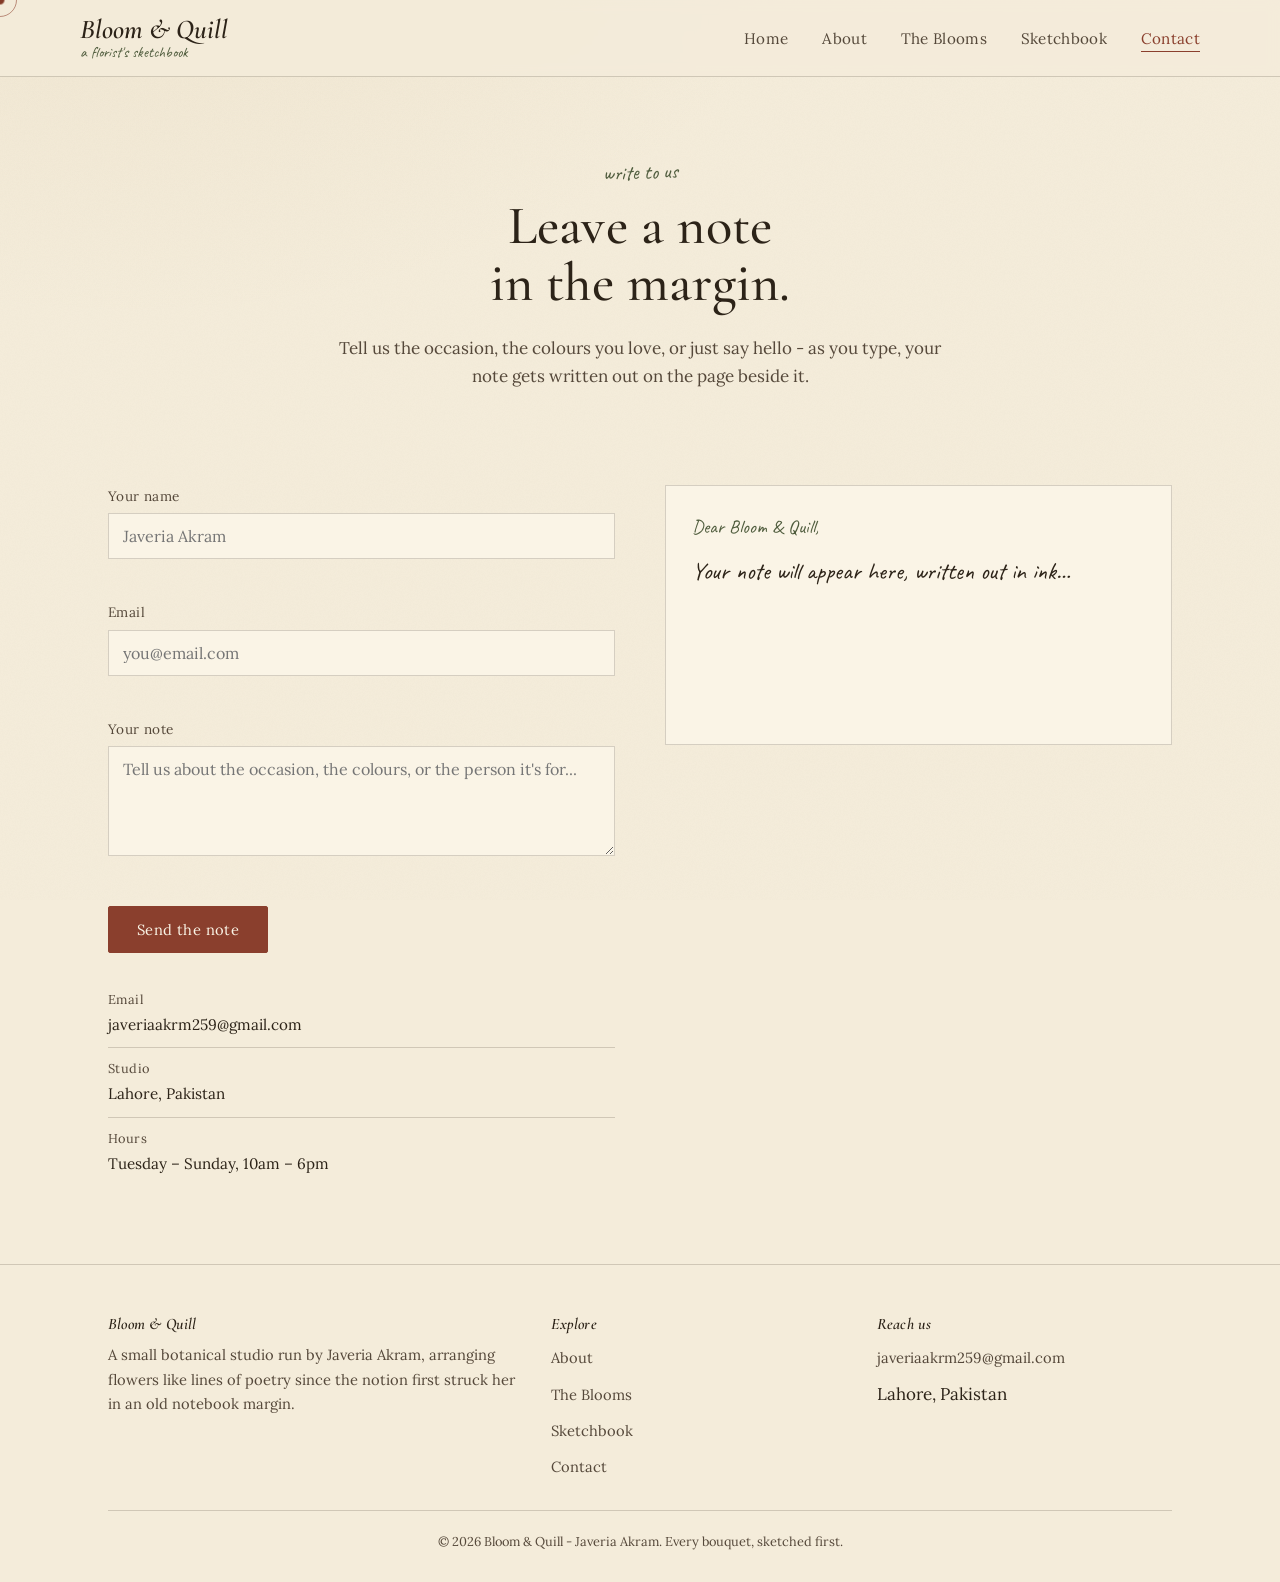
<file: bloom-quill/contact.html>
<!doctype html>
<html lang="en">
<head>
<meta charset="UTF-8">
<meta name="viewport" content="width=device-width, initial-scale=1.0">
<title>Contact - Bloom & Quill</title>
<meta name="description" content="Get in touch with Bloom & Quill to order a bouquet or ask about a custom arrangement.">
<link rel="stylesheet" href="css/style.css">
</head>
<body>
<a href="#main" class="skip-link">Skip to content</a>
<div class="cursor-dot" aria-hidden="true"></div>
<div class="cursor-ring" aria-hidden="true"></div>

<header class="site-header">
  <nav class="nav container">
    <a href="index.html" class="brand">
      <span class="brand-name">Bloom &amp; Quill</span>
      <span class="brand-sub">a florist's sketchbook</span>
    </a>
    <ul class="nav-links">
      <li><a href="index.html">Home</a></li>
      <li><a href="about.html">About</a></li>
      <li><a href="blooms.html">The Blooms</a></li>
      <li><a href="sketchbook.html">Sketchbook</a></li>
      <li><a href="contact.html" aria-current="page">Contact</a></li>
    </ul>
    <button class="hamburger" aria-label="Toggle menu" aria-expanded="false">
      <span></span><span></span><span></span>
    </button>
  </nav>
</header>

<main id="main">

  <section style="padding-bottom:0;">
    <div class="container" style="text-align:center;max-width:680px;">
      <span class="eyebrow-note hand">write to us</span>
      <h1 style="font-size:clamp(2.2rem,4.5vw,3.4rem);">Leave a note<br>in the margin.</h1>
      <p>Tell us the occasion, the colours you love, or just say hello -
        as you type, your note gets written out on the page beside it.</p>
    </div>
  </section>

  <section>
    <div class="container contact-grid">

      <div class="reveal">
        <form id="contact-form" novalidate>
          <div class="field">
            <label for="c-name">Your name</label>
            <input type="text" id="c-name" name="name" placeholder="Javeria Akram" autocomplete="name">
            <div class="error-msg"></div>
          </div>
          <div class="field">
            <label for="c-email">Email</label>
            <input type="email" id="c-email" name="email" placeholder="you@email.com" autocomplete="email">
            <div class="error-msg"></div>
          </div>
          <div class="field">
            <label for="c-message">Your note</label>
            <textarea id="c-message" name="message" placeholder="Tell us about the occasion, the colours, or the person it's for..."></textarea>
            <div class="error-msg"></div>
          </div>
          <button type="submit" class="btn btn-primary">Send the note</button>
          <div class="form-success" role="status"></div>
        </form>

        <ul class="info-list">
          <li><span class="lbl">Email</span><a href="mailto:javeriaakrm259@gmail.com">javeriaakrm259@gmail.com</a></li>
          <li><span class="lbl">Studio</span>Lahore, Pakistan</li>
          <li><span class="lbl">Hours</span>Tuesday &ndash; Sunday, 10am &ndash; 6pm</li>
        </ul>
      </div>

      <div class="reveal" style="transition-delay:.1s">
        <div class="ink-preview">
          <div class="to-line">Dear Bloom &amp; Quill,</div>
          <div id="preview-body">Your note will appear here, written out in ink&hellip;</div>
          <div id="preview-sign"></div>
        </div>
      </div>

    </div>
  </section>

</main>

<footer class="site-footer">
  <div class="container">
    <div class="footer-grid">
      <div>
        <h4>Bloom &amp; Quill</h4>
        <p>A small botanical studio run by Javeria Akram, arranging flowers like lines of
          poetry since the notion first struck her in an old notebook margin.</p>
      </div>
      <div>
        <h4>Explore</h4>
        <ul>
          <li><a href="about.html">About</a></li>
          <li><a href="blooms.html">The Blooms</a></li>
          <li><a href="sketchbook.html">Sketchbook</a></li>
          <li><a href="contact.html">Contact</a></li>
        </ul>
      </div>
      <div>
        <h4>Reach us</h4>
        <ul>
          <li><a href="mailto:javeriaakrm259@gmail.com">javeriaakrm259@gmail.com</a></li>
          <li>Lahore, Pakistan</li>
        </ul>
      </div>
    </div>
    <div class="footer-bottom">&copy; 2026 Bloom &amp; Quill - Javeria Akram. Every bouquet, sketched first.</div>
  </div>
</footer>

<script src="js/main.js"></script>
</body>
</html>
</file>
<file: bloom-quill/css/style.css>
/* ==========================================================================
   Bloom & Quill - a florist's sketchbook
   ========================================================================== */

@import url('https://fonts.googleapis.com/css2?family=Cormorant+Garamond:ital,wght@0,400;0,500;0,600;1,400&family=Lora:ital,wght@0,400;0,500;1,400&family=Caveat:wght@500;600;700&display=swap');

:root{
  --paper: #f4ecda;
  --paper-deep: #ead9b8;
  --paper-card: #faf4e6;
  --ink: #2c2318;
  --ink-soft: #55483a;
  --rose: #ad5a42;
  --rose-deep: #8a3f2d;
  --sage: #6e7d58;
  --sage-deep: #4f5c3d;
  --gold: #ab8747;
  --line: rgba(44, 35, 24, 0.18);

  --font-display: 'Cormorant Garamond', 'Iowan Old Style', Georgia, serif;
  --font-body: 'Lora', Georgia, serif;
  --font-hand: 'Caveat', cursive;

  --max: 1120px;
}

*, *::before, *::after{ box-sizing: border-box; }

@media (prefers-reduced-motion: reduce){
  *, *::before, *::after{
    animation-duration: 0.01ms !important;
    animation-iteration-count: 1 !important;
    transition-duration: 0.01ms !important;
    scroll-behavior: auto !important;
  }
}

html{ scroll-behavior: smooth; }

body{
  margin: 0;
  background:
    radial-gradient(1200px 800px at 10% -10%, rgba(171,135,71,0.08), transparent 60%),
    var(--paper);
  color: var(--ink);
  font-family: var(--font-body);
  font-size: 17px;
  line-height: 1.65;
  -webkit-font-smoothing: antialiased;
  position: relative;
}

/* subtle paper grain */
body::before{
  content:"";
  position: fixed;
  inset: 0;
  pointer-events: none;
  z-index: 0;
  opacity: 0.5;
  background-image: url("data:image/svg+xml,%3Csvg xmlns='http://www.w3.org/2000/svg' width='140' height='140'%3E%3Cfilter id='n'%3E%3CfeTurbulence type='fractalNoise' baseFrequency='0.85' numOctaves='2' stitchTiles='stitch'/%3E%3C/filter%3E%3Crect width='100%25' height='100%25' filter='url(%23n)' opacity='0.045'/%3E%3C/svg%3E");
}

img{ max-width: 100%; display: block; }
a{ color: inherit; text-decoration: none; }
h1,h2,h3,h4{
  font-family: var(--font-display);
  font-weight: 600;
  margin: 0 0 0.4em;
  color: var(--ink);
  letter-spacing: 0.2px;
}
h1{ font-size: clamp(2.6rem, 5vw, 4.6rem); line-height: 1.05; font-weight: 500; }
h2{ font-size: clamp(1.9rem, 3.4vw, 2.7rem); font-style: italic; font-weight: 500; }
h3{ font-size: 1.4rem; }
p{ margin: 0 0 1em; color: var(--ink-soft); }

.container{
  max-width: var(--max);
  margin: 0 auto;
  padding: 0 28px;
  position: relative;
  z-index: 1;
}

.hand{ font-family: var(--font-hand); color: var(--rose-deep); }

/* ----- custom cursor ----- */
.cursor-dot{
  position: fixed;
  width: 9px; height: 9px;
  border-radius: 50%;
  background: var(--rose-deep);
  pointer-events: none;
  z-index: 9999;
  transform: translate(-50%,-50%);
  transition: transform 0.15s ease, opacity 0.2s;
  mix-blend-mode: multiply;
}
.cursor-ring{
  position: fixed;
  width: 34px; height: 34px;
  border-radius: 50%;
  border: 1px solid rgba(140,63,45,0.55);
  pointer-events: none;
  z-index: 9998;
  transform: translate(-50%,-50%);
  transition: width .25s ease, height .25s ease, transform .12s ease-out, opacity .2s, border-color .2s;
}
.cursor-ring.is-active{
  width: 54px; height: 54px;
  border-color: var(--sage-deep);
}
@media (hover: none), (pointer: coarse){
  .cursor-dot, .cursor-ring{ display:none; }
}

/* ----- ink divider ----- */
.ink-divider{
  width: 220px;
  height: 34px;
  margin: 18px auto;
  display: block;
}
.ink-divider path{
  fill: none;
  stroke: var(--rose-deep);
  stroke-width: 1.6;
  stroke-linecap: round;
  stroke-dasharray: 400;
  stroke-dashoffset: 400;
  transition: stroke-dashoffset 1.1s ease;
}
.in-view .ink-divider path{ stroke-dashoffset: 0; }

/* ==========================================================================
   Header / nav
   ========================================================================== */
.site-header{
  position: sticky;
  top: 0;
  z-index: 500;
  background: rgba(244,236,218,0.86);
  backdrop-filter: blur(6px);
  border-bottom: 1px solid var(--line);
}
.nav{
  display: flex;
  align-items: center;
  justify-content: space-between;
  padding: 16px 0;
}
.brand{
  display: flex;
  flex-direction: column;
  line-height: 1;
}
.brand .brand-name{
  font-family: var(--font-display);
  font-style: italic;
  font-size: 1.7rem;
  font-weight: 600;
}
.brand .brand-sub{
  font-family: var(--font-hand);
  font-size: 0.95rem;
  color: var(--sage-deep);
  margin-top: 2px;
}
.nav-links{
  display: flex;
  gap: 34px;
  list-style: none;
  margin: 0; padding: 0;
}
.nav-links a{
  font-size: 0.95rem;
  letter-spacing: 0.3px;
  color: var(--ink-soft);
  position: relative;
  padding-bottom: 4px;
}
.nav-links a::after{
  content:"";
  position: absolute;
  left: 0; right: 100%;
  bottom: 0;
  height: 1px;
  background: var(--rose-deep);
  transition: right 0.25s ease;
}
.nav-links a:hover::after,
.nav-links a[aria-current="page"]::after{ right: 0; }
.nav-links a[aria-current="page"]{ color: var(--rose-deep); }

.hamburger{
  display: none;
  flex-direction: column;
  gap: 5px;
  background: none;
  border: none;
  cursor: pointer;
  padding: 8px;
}
.hamburger span{
  width: 26px; height: 2px;
  background: var(--ink);
  transition: transform .3s ease, opacity .3s ease;
}
.hamburger.is-open span:nth-child(1){ transform: translateY(7px) rotate(45deg); }
.hamburger.is-open span:nth-child(2){ opacity: 0; }
.hamburger.is-open span:nth-child(3){ transform: translateY(-7px) rotate(-45deg); }

@media (max-width: 860px){
  .hamburger{ display: flex; }
  .nav-links{
    position: fixed;
    top: 0; right: 0;
    height: 100vh;
    width: min(78vw, 340px);
    background: var(--paper-card);
    flex-direction: column;
    justify-content: center;
    gap: 30px;
    padding: 40px;
    transform: translateX(100%);
    transition: transform .4s cubic-bezier(.7,0,.2,1);
    box-shadow: -8px 0 30px rgba(0,0,0,0.15);
    z-index: 400;
  }
  .nav-links.is-open{ transform: translateX(0); }
  .nav-links a{ font-size: 1.3rem; font-family: var(--font-display); font-style: italic; }
}

/* ==========================================================================
   Buttons
   ========================================================================== */
.btn{
  display: inline-flex;
  align-items: center;
  gap: 8px;
  padding: 13px 28px;
  border: 1px solid var(--ink);
  border-radius: 2px;
  font-family: var(--font-body);
  font-size: 0.92rem;
  letter-spacing: 0.4px;
  cursor: pointer;
  background: transparent;
  color: var(--ink);
  transition: background .3s ease, color .3s ease, border-color .3s ease;
}
.btn:hover{ background: var(--ink); color: var(--paper); }
.btn-primary{
  background: var(--rose-deep);
  border-color: var(--rose-deep);
  color: var(--paper-card);
}
.btn-primary:hover{ background: var(--rose); border-color: var(--rose); color: #fff; }
.btn-ghost{ border-color: var(--line); }
.btn:disabled{ opacity: 0.45; cursor: not-allowed; }
.btn:disabled:hover{ background: transparent; color: var(--ink); }

/* ==========================================================================
   Hero
   ========================================================================== */
.hero{
  position: relative;
  overflow: hidden;
  padding: 90px 0 70px;
  border-bottom: 1px solid var(--line);
}
#petal-canvas{
  position: absolute;
  inset: 0;
  z-index: 0;
  pointer-events: none;
}
.hero-grid{
  display: grid;
  grid-template-columns: 1.1fr 0.9fr;
  gap: 40px;
  align-items: center;
  position: relative;
  z-index: 1;
}
.eyebrow-note{
  font-family: var(--font-hand);
  font-size: 1.3rem;
  color: var(--sage-deep);
  display: inline-block;
  margin-bottom: 8px;
  transform: rotate(-2deg);
}
.hero h1 em{ color: var(--rose-deep); font-style: italic; }
.hero-lede{ font-size: 1.15rem; max-width: 46ch; }
.hero-actions{ display: flex; gap: 16px; margin-top: 28px; flex-wrap: wrap; }
.hero-art{ position: relative; }
#rose-sketch{ width: 100%; height: auto; }
#rose-sketch path{
  fill: none;
  stroke: var(--ink);
  stroke-width: 1.4;
  stroke-linecap: round;
  stroke-linejoin: round;
}
#rose-sketch .fill-rose{ fill: rgba(173,90,66,0.14); stroke: var(--rose-deep); }
#rose-sketch .fill-sage{ fill: rgba(110,125,88,0.16); stroke: var(--sage-deep); }

@media (max-width: 860px){
  .hero-grid{ grid-template-columns: 1fr; }
  .hero-art{ order: -1; max-width: 320px; margin: 0 auto; }
}

/* ==========================================================================
   Sections / cards
   ========================================================================== */
section{ padding: 78px 0; position: relative; z-index: 1; }
.section-head{ text-align: center; max-width: 640px; margin: 0 auto 46px; }
.section-head p{ margin-top: 4px; }

.torn-card{
  background: var(--paper-card);
  border: 1px solid var(--line);
  padding: 30px;
  position: relative;
  box-shadow: 0 10px 26px rgba(44,35,24,0.06);
}
.torn-card::after{
  content:"";
  position: absolute;
  left: 14px; right: 14px; bottom: -6px;
  height: 12px;
  background: inherit;
  clip-path: polygon(0 0,4% 100%,9% 10%,14% 90%,19% 5%,24% 100%,29% 15%,34% 95%,39% 0,44% 100%,49% 10%,54% 90%,59% 5%,64% 100%,69% 15%,74% 95%,79% 0,84% 100%,89% 10%,94% 90%,100% 0,100% 100%,0 100%);
  border-left: 1px solid var(--line);
  border-right: 1px solid var(--line);
  opacity: 0.9;
}

.reveal{
  opacity: 0;
  transform: translateY(18px);
  transition: opacity .7s ease, transform .7s ease;
}
.reveal.in-view{ opacity: 1; transform: translateY(0); }

/* pin / washi accents */
.pin{
  position: absolute;
  top: -10px; left: 50%;
  transform: translateX(-50%) rotate(-3deg);
  width: 46px; height: 16px;
  background: linear-gradient(180deg, rgba(171,135,71,0.55), rgba(171,135,71,0.35));
  box-shadow: 0 3px 6px rgba(0,0,0,0.12);
}

/* ==========================================================================
   About page bits
   ========================================================================== */
.about-grid{
  display: grid;
  grid-template-columns: 0.85fr 1.15fr;
  gap: 56px;
  align-items: start;
}
.about-photo{
  border: 1px solid var(--line);
  padding: 14px;
  background: var(--paper-card);
  transform: rotate(-2deg);
  box-shadow: 0 14px 30px rgba(44,35,24,0.12);
}
.about-photo img{ filter: sepia(0.14) saturate(1.05); }
.about-photo figcaption{
  font-family: var(--font-hand);
  font-size: 1.15rem;
  text-align: center;
  margin-top: 10px;
  color: var(--sage-deep);
}
.timeline{ list-style: none; margin: 24px 0 0; padding: 0; border-left: 1px solid var(--line); }
.timeline li{ padding: 0 0 26px 24px; position: relative; }
.timeline li::before{
  content:"";
  position: absolute; left: -5px; top: 4px;
  width: 9px; height: 9px; border-radius: 50%;
  background: var(--rose-deep);
}
.timeline .yr{ font-family: var(--font-hand); color: var(--rose-deep); font-size: 1.2rem; }

@media (max-width: 860px){
  .about-grid{ grid-template-columns: 1fr; }
  .about-photo{ max-width: 320px; margin: 0 auto; }
}

/* ==========================================================================
   Doodle pad (sketch a flower)
   ========================================================================== */
.doodle-wrap{
  display: grid;
  grid-template-columns: 1fr auto;
  gap: 24px;
  align-items: start;
}
.doodle-card{
  background: var(--paper-card);
  border: 1px solid var(--line);
  padding: 18px;
}
#doodle-canvas{
  width: 100%;
  aspect-ratio: 4 / 3;
  background:
    repeating-linear-gradient(0deg, transparent, transparent 27px, rgba(44,35,24,0.06) 28px),
    #fbf6e9;
  cursor: crosshair;
  touch-action: none;
  border: 1px solid var(--line);
}
.doodle-tools{ display: flex; flex-direction: column; gap: 10px; min-width: 150px; }
.swatches{ display: flex; gap: 8px; flex-wrap: wrap; }
.swatch{
  width: 26px; height: 26px;
  border-radius: 50%;
  border: 2px solid transparent;
  cursor: pointer;
}
.swatch.is-active{ border-color: var(--ink); }
@media (max-width: 700px){ .doodle-wrap{ grid-template-columns: 1fr; } }

/* ==========================================================================
   Blooms (products) page
   ========================================================================== */
.filter-row{
  display: flex;
  gap: 12px;
  justify-content: center;
  flex-wrap: wrap;
  margin-bottom: 40px;
}
.chip{
  padding: 8px 18px;
  border: 1px solid var(--line);
  background: var(--paper-card);
  font-size: 0.88rem;
  cursor: pointer;
  border-radius: 20px;
  transition: all .25s ease;
}
.chip.is-active, .chip:hover{ background: var(--ink); color: var(--paper); border-color: var(--ink); }

.bloom-grid{
  display: grid;
  grid-template-columns: repeat(3, 1fr);
  gap: 26px;
}
.bloom-card{
  background: var(--paper-card);
  border: 1px solid var(--line);
  overflow: hidden;
  transition: transform .35s ease, box-shadow .35s ease;
}
.bloom-card:hover{ transform: translateY(-6px); box-shadow: 0 18px 34px rgba(44,35,24,0.14); }
.bloom-card .ph{ aspect-ratio: 4/3; overflow: hidden; }
.bloom-card .ph img{ width: 100%; height: 100%; object-fit: cover; transition: transform .6s ease; }
.bloom-card:hover .ph img{ transform: scale(1.08); }
.bloom-body{ padding: 18px 20px 22px; }
.bloom-body h3{ margin-bottom: 2px; }
.bloom-tag{ font-family: var(--font-hand); color: var(--sage-deep); font-size: 1.05rem; }
.bloom-price{ font-family: var(--font-display); font-style: italic; color: var(--rose-deep); font-size: 1.2rem; }
.bloom-foot{ display: flex; align-items: center; justify-content: space-between; margin-top: 12px; }
.add-btn{
  border: 1px solid var(--ink);
  background: transparent;
  width: 34px; height: 34px;
  border-radius: 50%;
  cursor: pointer;
  font-size: 1.1rem;
  line-height: 1;
  transition: all .25s ease;
}
.add-btn:hover{ background: var(--rose-deep); border-color: var(--rose-deep); color: #fff; }
.add-btn.is-added{ background: var(--sage-deep); border-color: var(--sage-deep); color: #fff; }

@media (max-width: 980px){ .bloom-grid{ grid-template-columns: repeat(2,1fr); } }
@media (max-width: 620px){ .bloom-grid{ grid-template-columns: 1fr; } }

/* bouquet builder tray */
.builder{
  position: fixed;
  right: 22px;
  bottom: 22px;
  z-index: 600;
}
.builder-toggle{
  width: 62px; height: 62px;
  border-radius: 50%;
  background: var(--rose-deep);
  color: #fff;
  border: none;
  cursor: pointer;
  font-size: 1.5rem;
  box-shadow: 0 10px 24px rgba(140,63,45,0.4);
  position: relative;
}
.builder-count{
  position: absolute;
  top: -4px; right: -4px;
  background: var(--sage-deep);
  color: #fff;
  border-radius: 50%;
  width: 22px; height: 22px;
  font-size: 0.75rem;
  display: flex; align-items: center; justify-content: center;
  font-family: var(--font-body);
}
.builder-panel{
  position: absolute;
  bottom: 76px; right: 0;
  width: 320px;
  max-height: 70vh;
  overflow-y: auto;
  background: var(--paper-card);
  border: 1px solid var(--line);
  box-shadow: 0 20px 50px rgba(0,0,0,0.2);
  padding: 22px;
  transform: translateY(16px) scale(0.97);
  opacity: 0;
  pointer-events: none;
  transition: all .3s cubic-bezier(.5,0,.2,1);
}
.builder-panel.is-open{
  transform: translateY(0) scale(1);
  opacity: 1;
  pointer-events: auto;
}
.builder-panel h3{ font-size: 1.2rem; margin-bottom: 6px; }
.bouquet-visual{
  height: 90px;
  display: flex;
  align-items: flex-end;
  justify-content: center;
  gap: -6px;
  margin-bottom: 12px;
  border-bottom: 1px dashed var(--line);
}
.bouquet-visual span{
  font-size: 1.8rem;
  margin-left: -10px;
  filter: drop-shadow(0 2px 2px rgba(0,0,0,0.15));
}
.tray-item{
  display: flex; justify-content: space-between; align-items: center;
  padding: 8px 0;
  border-bottom: 1px solid var(--line);
  font-size: 0.92rem;
}
.tray-item button{
  background: none; border: none; cursor: pointer;
  color: var(--rose-deep); font-size: 1rem;
}
.tray-total{ display: flex; justify-content: space-between; margin: 14px 0; font-family: var(--font-display); font-size: 1.2rem; }
.bouquet-note{
  font-family: var(--font-hand);
  font-size: 1.15rem;
  color: var(--sage-deep);
  border-top: 1px dashed var(--line);
  padding-top: 12px;
  margin-top: 4px;
}
.empty-tray{ font-family: var(--font-hand); font-size: 1.1rem; color: var(--ink-soft); text-align: center; padding: 16px 0; }

@media (max-width: 480px){
  .builder-panel{ width: calc(100vw - 44px); }
}

/* ==========================================================================
   Sketchbook / gallery
   ========================================================================== */
.gallery{
  columns: 3 220px;
  column-gap: 20px;
}
.gallery figure{
  break-inside: avoid;
  margin: 0 0 20px;
  background: var(--paper-card);
  border: 1px solid var(--line);
  padding: 10px;
  cursor: pointer;
  transition: transform .3s ease;
}
.gallery figure:hover{ transform: translateY(-4px) rotate(-0.4deg); }
.gallery img{ width: 100%; }
.gallery figcaption{
  font-family: var(--font-hand);
  font-size: 1.05rem;
  color: var(--sage-deep);
  padding-top: 8px;
  text-align: center;
}

.lightbox{
  position: fixed; inset: 0;
  background: rgba(28,22,14,0.88);
  z-index: 900;
  display: flex; align-items: center; justify-content: center;
  opacity: 0; pointer-events: none;
  transition: opacity .3s ease;
}
.lightbox.is-open{ opacity: 1; pointer-events: auto; }
.lightbox-inner{ max-width: min(90vw, 760px); text-align: center; }
.lightbox img{ max-height: 74vh; margin: 0 auto; border: 6px solid var(--paper-card); }
.lightbox figcaption{ color: var(--paper); font-family: var(--font-hand); font-size: 1.3rem; margin-top: 14px; }
.lightbox-close, .lightbox-nav{
  position: absolute;
  background: none; border: none;
  color: var(--paper);
  font-size: 2rem;
  cursor: pointer;
  padding: 10px;
}
.lightbox-close{ top: 18px; right: 22px; font-size: 1.6rem; }
.lightbox-nav.prev{ left: 10px; top: 50%; transform: translateY(-50%); }
.lightbox-nav.next{ right: 10px; top: 50%; transform: translateY(-50%); }

/* ==========================================================================
   Accordion (care notes)
   ========================================================================== */
.accordion{ max-width: 720px; margin: 0 auto; }
.acc-item{ border-bottom: 1px solid var(--line); }
.acc-trigger{
  width: 100%;
  display: flex; justify-content: space-between; align-items: center;
  background: none; border: none;
  padding: 20px 4px;
  font-family: var(--font-display);
  font-size: 1.25rem;
  font-style: italic;
  cursor: pointer;
  color: var(--ink);
  text-align: left;
}
.acc-trigger .mark{ font-family: var(--font-body); font-style: normal; transition: transform .3s ease; color: var(--rose-deep); }
.acc-item.is-open .acc-trigger .mark{ transform: rotate(45deg); }
.acc-panel{
  max-height: 0;
  overflow: hidden;
  transition: max-height .35s ease;
}
.acc-panel-inner{ padding: 0 4px 20px; }

/* ==========================================================================
   Contact page
   ========================================================================== */
.contact-grid{
  display: grid;
  grid-template-columns: 1fr 1fr;
  gap: 50px;
}
.field{ margin-bottom: 20px; }
.field label{ display: block; font-size: 0.85rem; letter-spacing: 0.4px; margin-bottom: 6px; color: var(--ink-soft); }
.field input, .field textarea{
  width: 100%;
  padding: 12px 14px;
  background: var(--paper-card);
  border: 1px solid var(--line);
  font-family: var(--font-body);
  font-size: 1rem;
  color: var(--ink);
}
.field input:focus, .field textarea:focus{
  outline: none;
  border-color: var(--rose-deep);
  box-shadow: 0 0 0 3px rgba(173,90,66,0.12);
}
.field textarea{ resize: vertical; min-height: 110px; }
.error-msg{
  font-size: 0.82rem;
  color: var(--rose-deep);
  min-height: 18px;
  margin-top: 4px;
  font-style: italic;
}
.field.is-invalid input, .field.is-invalid textarea{ border-color: var(--rose-deep); }
.field.is-valid input, .field.is-valid textarea{ border-color: var(--sage-deep); }

.ink-preview{
  background: var(--paper-card);
  border: 1px solid var(--line);
  padding: 26px;
  min-height: 260px;
  position: relative;
}
.ink-preview .to-line{ font-family: var(--font-hand); font-size: 1.2rem; color: var(--sage-deep); margin-bottom: 10px; }
#preview-body{
  font-family: var(--font-hand);
  font-size: 1.5rem;
  line-height: 1.5;
  color: var(--ink);
  white-space: pre-wrap;
  min-height: 100px;
}
#preview-sign{ font-family: var(--font-hand); font-size: 1.4rem; color: var(--rose-deep); margin-top: 16px; }
.form-success{
  display: none;
  background: rgba(110,125,88,0.12);
  border: 1px solid var(--sage-deep);
  padding: 14px 18px;
  font-family: var(--font-hand);
  font-size: 1.2rem;
  color: var(--sage-deep);
  margin-top: 14px;
}
.form-success.is-shown{ display: block; }

.info-list{ list-style: none; padding: 0; margin: 26px 0 0; }
.info-list li{ padding: 10px 0; border-top: 1px solid var(--line); font-size: 0.95rem; }
.info-list li:first-child{ border-top: none; }
.info-list .lbl{ color: var(--ink-soft); font-size: 0.8rem; letter-spacing: 0.4px; display: block; margin-bottom: 2px; }

@media (max-width: 860px){ .contact-grid{ grid-template-columns: 1fr; } }

/* ==========================================================================
   Footer
   ========================================================================== */
.site-footer{
  border-top: 1px solid var(--line);
  padding: 46px 0 30px;
  position: relative; z-index: 1;
}
.footer-grid{
  display: grid;
  grid-template-columns: 1.4fr 1fr 1fr;
  gap: 30px;
  margin-bottom: 30px;
}
.footer-grid h4{ font-size: 1rem; font-style: italic; }
.footer-grid p, .footer-grid a{ font-size: 0.92rem; color: var(--ink-soft); }
.footer-grid ul{ list-style: none; padding: 0; margin: 0; display: flex; flex-direction: column; gap: 8px; }
.footer-bottom{
  text-align: center;
  font-size: 0.8rem;
  color: var(--ink-soft);
  border-top: 1px solid var(--line);
  padding-top: 20px;
}
@media (max-width: 700px){ .footer-grid{ grid-template-columns: 1fr; } }

/* keyboard focus visibility */
a:focus-visible, button:focus-visible, input:focus-visible, textarea:focus-visible{
  outline: 2px solid var(--rose-deep);
  outline-offset: 2px;
}

/* skip link */
.skip-link{
  position: absolute; left: -999px; top: 0;
  background: var(--ink); color: var(--paper);
  padding: 10px 16px; z-index: 1000;
}
.skip-link:focus{ left: 10px; top: 10px; }
</file>
